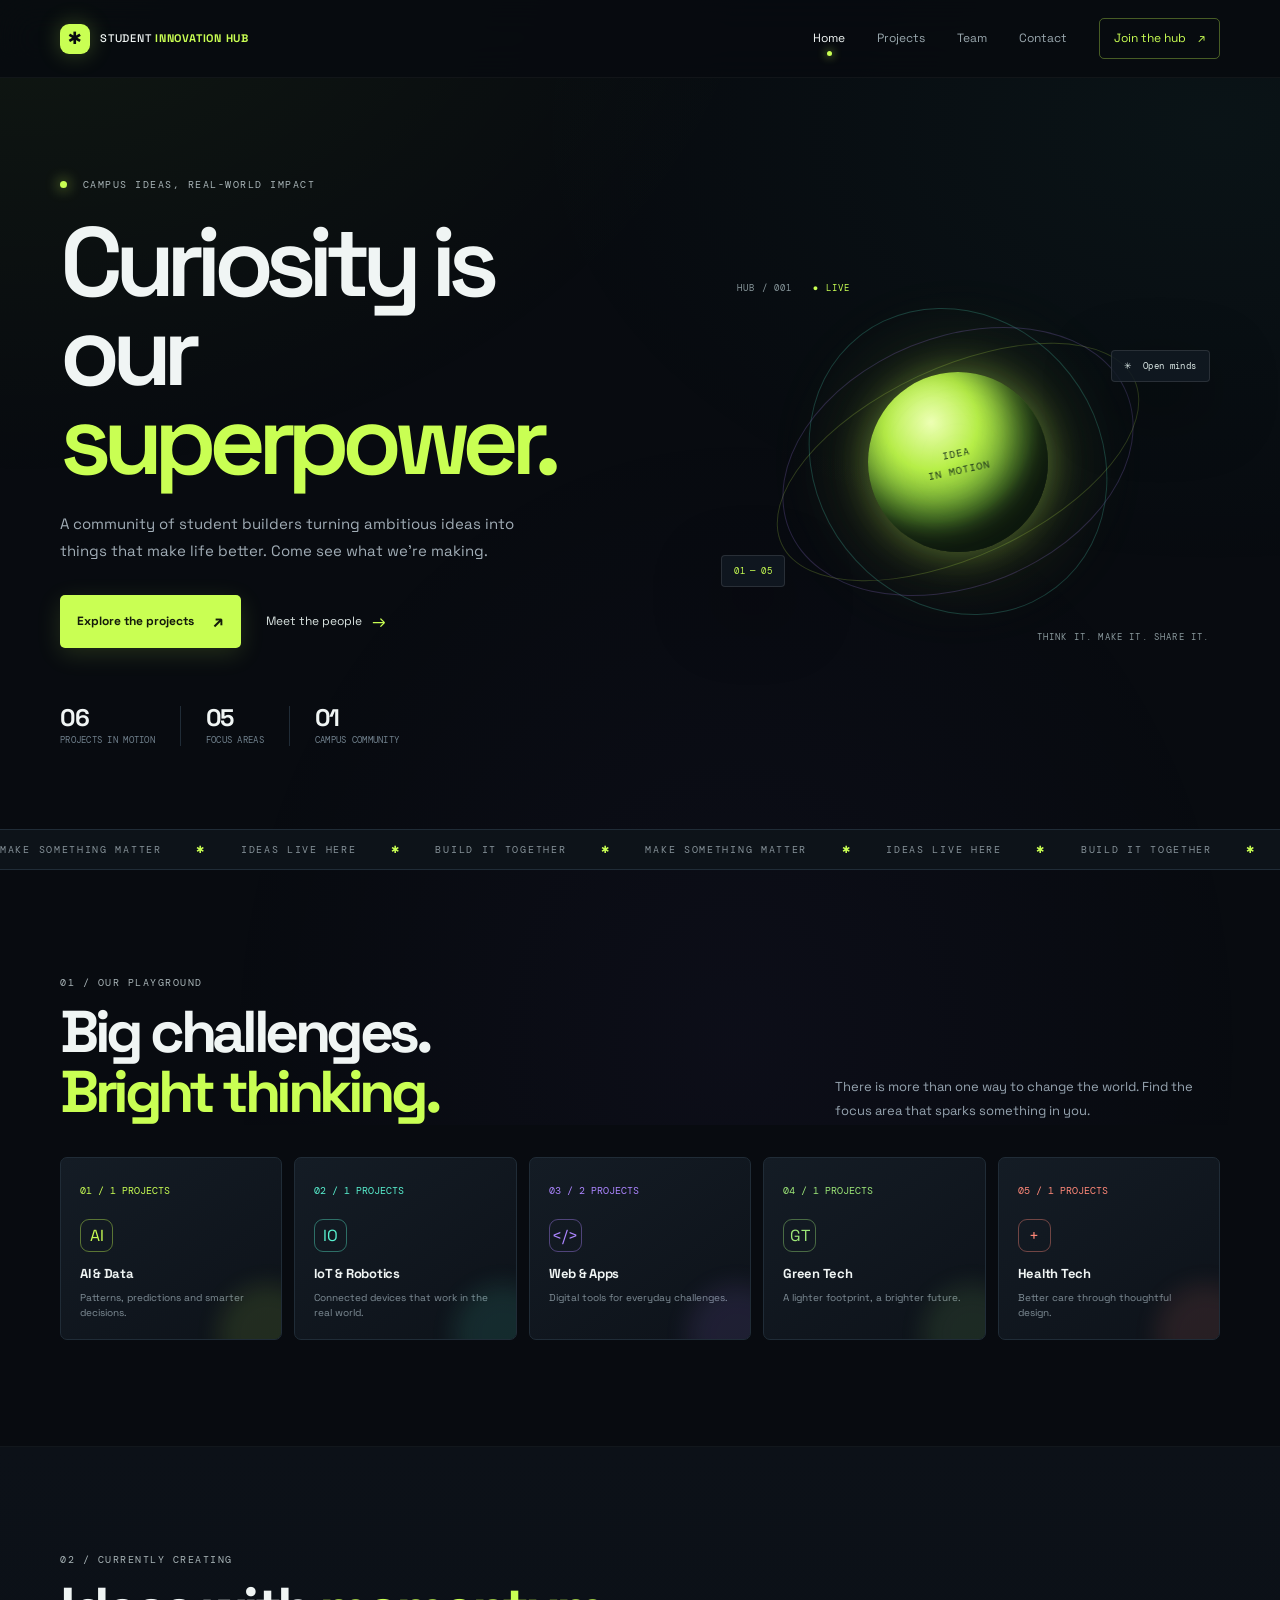
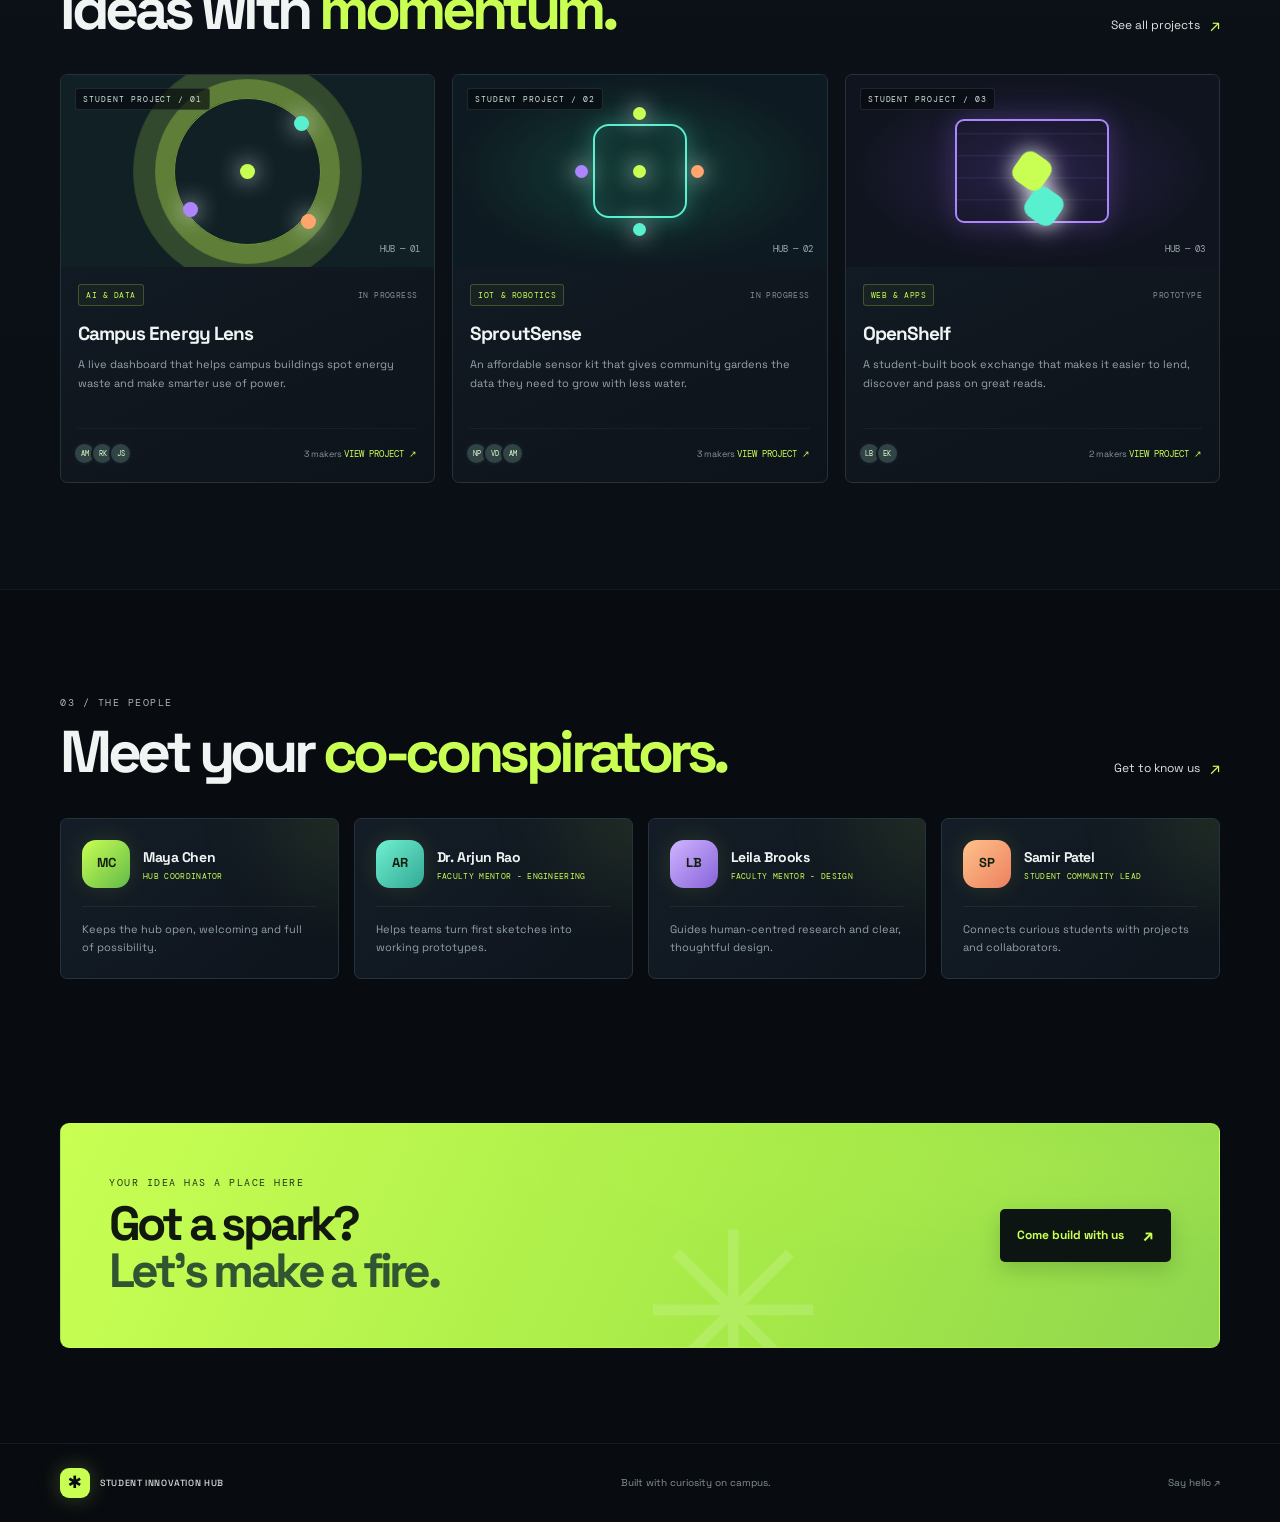
<file: index.html>
<!doctype html>
<html lang="en">
  <head>
    <meta charset="utf-8">
    <meta name="viewport" content="width=device-width, initial-scale=1">
    <meta name="theme-color" content="#0a0d12">
    <meta name="description" content="Discover the student teams building ideas into real-world impact at the Student Innovation Hub.">
    <title>Student Innovation Hub | Make what matters</title>
    <link rel="preconnect" href="https://fonts.googleapis.com">
    <link rel="preconnect" href="https://fonts.gstatic.com" crossorigin>
    <link href="https://fonts.googleapis.com/css2?family=DM+Mono:wght@400;500&family=Space+Grotesk:wght@400;500;600;700&display=swap" rel="stylesheet">
    <link rel="stylesheet" href="style.css">
    <script src="web.js" defer></script>
  </head>
  <body data-page="home">
    <header class="topbar">
      <nav class="wrap nav" aria-label="Main navigation">
        <a class="brand" href="index.html">
          <span class="brand-mark">&#10033;</span>
          <span>STUDENT <b>INNOVATION HUB</b></span>
        </a>
        <button class="menu-toggle" aria-expanded="false" aria-controls="nav-links" type="button">
          <span></span>
          <span></span>
          <span></span>
          <i class="sr-only">Toggle menu</i>
        </button>
        <div class="nav-links" id="nav-links">
          <a class="active" href="index.html">Home</a>
          <a href="projects.html">Projects</a>
          <a href="team.html">Team</a>
          <a href="contact.html">Contact</a>
          <a href="contact.html" class="nav-cta">Join the hub <span>&#8599;</span></a>
        </div>
      </nav>
    </header>
    <main>
      <section class="hero wrap">
        <div class="hero-copy">
          <div class="eyebrow"><i></i> CAMPUS IDEAS, REAL-WORLD IMPACT
          </div>
          <h1>Curiosity is<br>our <span>superpower.</span>
          </h1>
          <p>A community of student builders turning ambitious ideas into things that make life better. Come see what we're making.
          </p>
          <div class="hero-actions"><a class="button primary" href="projects.html">Explore the projects <span>↗</span></a><a class="text-link" href="team.html">Meet the people <span>→</span></a>
          </div>
          <div class="hero-stats">
            <div><b id="project-count">06</b><span>Projects in motion</span>
            </div>
            <div><b>05</b><span>Focus areas</span>
            </div>
            <div><b>01</b><span>Campus community</span>
            </div>
          </div>
        </div>
        <div class="hero-visual" aria-label="Abstract glowing innovation sculpture">
          <div class="orbit orbit-one">
          </div>
          <div class="orbit orbit-two">
          </div>
          <div class="orbit orbit-three">
          </div>
          <div class="orb-core"><span>IDEA<br>IN MOTION</span>
          </div>
          <div class="visual-label label-top">HUB / 001 <span>● LIVE</span>
          </div>
          <div class="visual-label label-bottom">THINK IT. MAKE IT. SHARE IT.
          </div>
          <div class="float-chip chip-a">✳&nbsp; Open minds
          </div>
          <div class="float-chip chip-b">01 — 05
          </div>
        </div>
      </section>
      <section class="ticker" aria-label="Hub motto">
        <div class="ticker-track">
          <span>
            MAKE SOMETHING MATTER <i>&#10033;</i> IDEAS LIVE HERE <i>&#10033;</i>
            BUILD IT TOGETHER <i>&#10033;</i> MAKE SOMETHING MATTER <i>&#10033;</i>
            IDEAS LIVE HERE <i>&#10033;</i> BUILD IT TOGETHER <i>&#10033;</i>
          </span>
          <span aria-hidden="true">
            MAKE SOMETHING MATTER <i>&#10033;</i> IDEAS LIVE HERE <i>&#10033;</i>
            BUILD IT TOGETHER <i>&#10033;</i> MAKE SOMETHING MATTER <i>&#10033;</i>
            IDEAS LIVE HERE <i>&#10033;</i> BUILD IT TOGETHER <i>&#10033;</i>
          </span>
        </div>
      </section>
      <section class="section wrap" id="focus">
        <div class="section-head reveal">
          <div>
            <div class="eyebrow">01 / OUR PLAYGROUND
            </div>
            <h2>Big challenges.<br><span>Bright thinking.</span>
            </h2>
          </div>
          <p>There is more than one way to change the world. Find the focus area that sparks something in you.
          </p>
        </div>
        <div class="focus-grid" id="category-grid" data-load-target>
        </div>
      </section>
      <section class="section projects-band">
        <div class="wrap">
          <div class="section-head reveal">
            <div>
              <div class="eyebrow">02 / CURRENTLY CREATING
              </div>
              <h2>Ideas with <span>momentum.</span>
              </h2>
            </div><a class="text-link" href="projects.html">See all projects <span>↗</span></a>
          </div>
          <div class="project-grid featured-grid" id="featured-projects" data-load-target>
            <div class="loading">Loading student projects...
            </div>
          </div>
        </div>
      </section>
      <section class="section wrap home-team">
        <div class="section-head reveal">
          <div>
            <div class="eyebrow">03 / THE PEOPLE
            </div>
            <h2>Meet your <span>co-conspirators.</span>
            </h2>
          </div><a class="text-link" href="team.html">Get to know us <span>↗</span></a>
        </div>
        <div class="team-grid compact-team" id="featured-team" data-load-target>
        </div>
      </section>
      <section class="cta-panel wrap reveal">
        <div>
          <div class="eyebrow">YOUR IDEA HAS A PLACE HERE
          </div>
          <h2>Got a spark?<br><span>Let's make a fire.</span>
          </h2>
        </div><a class="button dark-button" href="contact.html">Come build with us <span>↗</span></a>
        <div class="cta-spark">✳
        </div>
      </section>
    </main>
    <footer class="footer">
      <div class="wrap footer-inner">
        <a class="brand" href="index.html">
          <span class="brand-mark">&#10033;</span>
          <span>STUDENT INNOVATION HUB</span>
        </a>
        <span>Built with curiosity on campus.</span>
        <a href="contact.html">Say hello ↗</a>
      </div>
    </footer>
  </body>
</html>
</file>
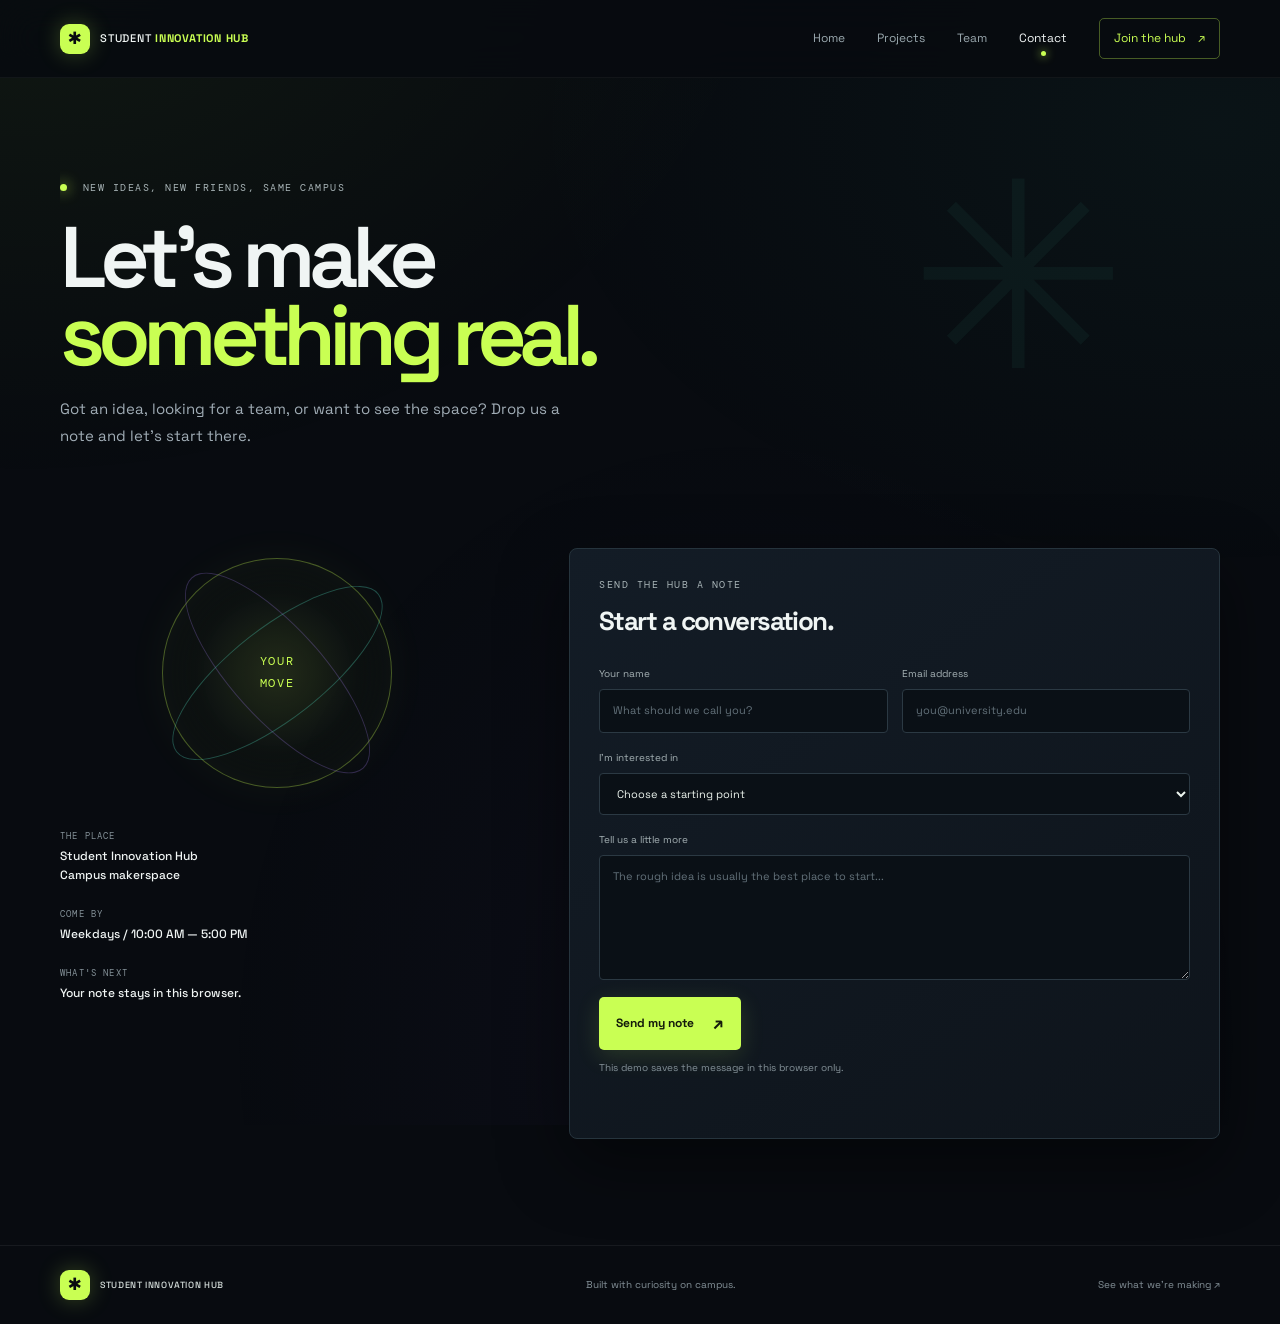
<file: contact.html>
<!doctype html>
<html lang="en">
  <head>
    <meta charset="utf-8">
    <meta name="viewport" content="width=device-width, initial-scale=1">
    <meta name="theme-color" content="#0a0d12">
    <meta name="description" content="Get in touch with the Student Innovation Hub or bring your project idea.">
    <title>Get Involved | Student Innovation Hub</title>
    <link rel="preconnect" href="https://fonts.googleapis.com">
    <link rel="preconnect" href="https://fonts.gstatic.com" crossorigin>
    <link href="https://fonts.googleapis.com/css2?family=DM+Mono:wght@400;500&family=Space+Grotesk:wght@400;500;600;700&display=swap" rel="stylesheet">
    <link rel="stylesheet" href="style.css">
    <script src="web.js" defer></script>
  </head>
  <body data-page="contact">
    <header class="topbar">
      <nav class="wrap nav" aria-label="Main navigation">
        <a class="brand" href="index.html">
          <span class="brand-mark">&#10033;</span>
          <span>STUDENT <b>INNOVATION HUB</b></span>
        </a>
        <button class="menu-toggle" aria-expanded="false" aria-controls="nav-links" type="button">
          <span></span>
          <span></span>
          <span></span>
          <i class="sr-only">Toggle menu</i>
        </button>
        <div class="nav-links" id="nav-links">
          <a href="index.html">Home</a>
          <a href="projects.html">Projects</a>
          <a href="team.html">Team</a>
          <a class="active" href="contact.html">Contact</a>
          <a href="contact.html" class="nav-cta">Join the hub <span>&#8599;</span></a>
        </div>
      </nav>
    </header>
    <main>
      <section class="page-hero wrap contact-page-hero">
        <div class="eyebrow"><i></i> NEW IDEAS, NEW FRIENDS, SAME CAMPUS
        </div>
        <h1>Let's make<br><span>something real.</span>
        </h1>
        <p>Got an idea, looking for a team, or want to see the space? Drop us a note and let's start there.
        </p>
      </section>
      <section class="section wrap contact-layout">
        <div class="contact-side">
          <div class="contact-orb"><span>YOUR<br>MOVE</span>
          </div>
          <div class="detail-list">
            <div><span>THE PLACE</span><b>Student Innovation Hub<br>Campus makerspace</b>
            </div>
            <div><span>COME BY</span><b>Weekdays / 10:00 AM — 5:00 PM</b>
            </div>
            <div><span>WHAT'S NEXT</span><b>Your note stays in this browser.</b>
            </div>
          </div>
        </div>
        <form class="contact-form" id="contact-form">
          <div class="eyebrow">SEND THE HUB A NOTE
          </div>
          <h2>Start a conversation.
          </h2>
          <div class="form-row">
            <div class="field">
              <label for="name">Your name</label>
              <input id="name" name="name" autocomplete="name" required maxlength="100" placeholder="What should we call you?">
            </div>
            <div class="field">
              <label for="email">Email address</label>
              <input id="email" name="email" type="email" autocomplete="email" required maxlength="254" placeholder="you@university.edu">
            </div>
          </div>
          <div class="field">
            <label for="interest">I'm interested in</label>
            <select id="interest" name="interest">
              <option value="">Choose a starting point</option>
              <option>Joining a project</option>
              <option>Sharing a new idea</option>
              <option>Mentoring a team</option>
              <option>Visiting the hub</option>
              <option>Something else</option>
            </select>
          </div>
          <div class="field">
            <label for="message">Tell us a little more</label>
            <textarea id="message" name="message" required maxlength="3000" placeholder="The rough idea is usually the best place to start..."></textarea>
          </div>
          <button class="button primary" type="submit">Send my note <span>&#8599;</span></button>
          <p class="storage-note">This demo saves the message in this browser only.</p>
          <p class="form-feedback" id="form-feedback" role="status" aria-live="polite">
          </p>
        </form>
      </section>
    </main>
    <footer class="footer">
      <div class="wrap footer-inner">
        <a class="brand" href="index.html">
          <span class="brand-mark">&#10033;</span>
          <span>STUDENT INNOVATION HUB</span>
        </a>
        <span>Built with curiosity on campus.</span>
        <a href="projects.html">See what we're making ↗</a>
      </div>
    </footer>
  </body>
</html>
</file>
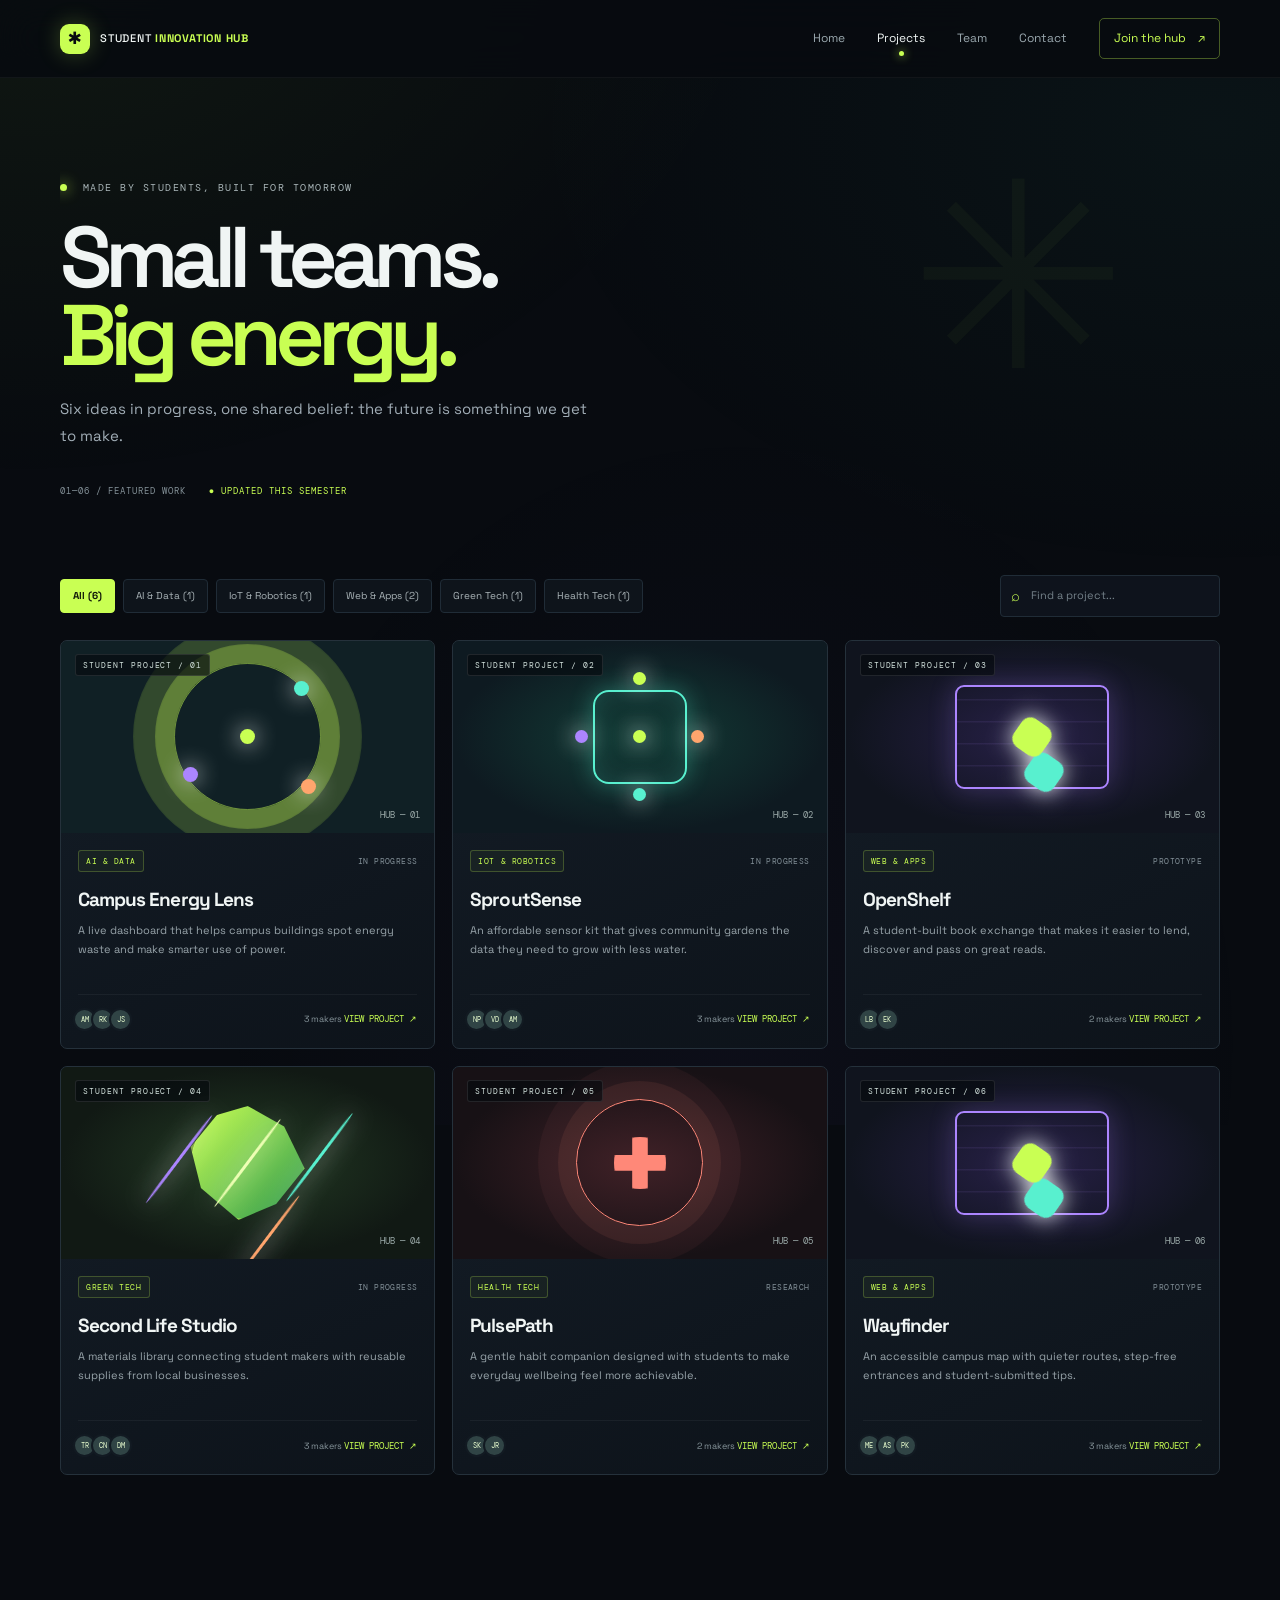
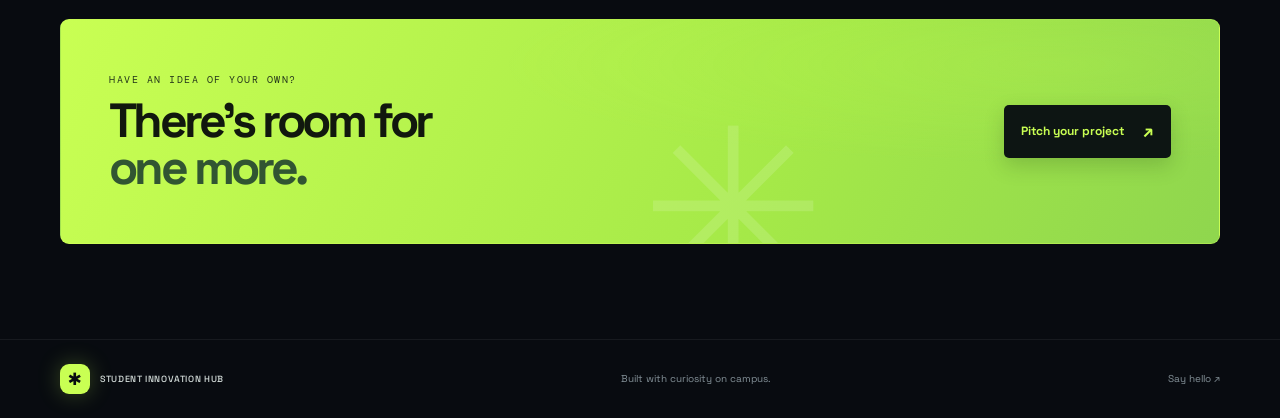
<file: projects.html>
<!doctype html>
<html lang="en">
  <head>
    <meta charset="utf-8">
    <meta name="viewport" content="width=device-width, initial-scale=1">
    <meta name="theme-color" content="#0a0d12">
    <meta name="description" content="Explore student-led projects at the Student Innovation Hub.">
    <title>Projects | Student Innovation Hub</title>
    <link rel="preconnect" href="https://fonts.googleapis.com">
    <link rel="preconnect" href="https://fonts.gstatic.com" crossorigin>
    <link href="https://fonts.googleapis.com/css2?family=DM+Mono:wght@400;500&family=Space+Grotesk:wght@400;500;600;700&display=swap" rel="stylesheet">
    <link rel="stylesheet" href="style.css">
    <script src="web.js" defer></script>
  </head>
  <body data-page="projects">
    <header class="topbar">
      <nav class="wrap nav" aria-label="Main navigation">
        <a class="brand" href="index.html">
          <span class="brand-mark">&#10033;</span>
          <span>STUDENT <b>INNOVATION HUB</b></span>
        </a>
        <button class="menu-toggle" aria-expanded="false" aria-controls="nav-links" type="button">
          <span></span>
          <span></span>
          <span></span>
          <i class="sr-only">Toggle menu</i>
        </button>
        <div class="nav-links" id="nav-links">
          <a href="index.html">Home</a>
          <a class="active" href="projects.html">Projects</a>
          <a href="team.html">Team</a>
          <a href="contact.html">Contact</a>
          <a href="contact.html" class="nav-cta">Join the hub <span>&#8599;</span></a>
        </div>
      </nav>
    </header>
    <main>
      <section class="page-hero wrap">
        <div class="eyebrow"><i></i> MADE BY STUDENTS, BUILT FOR TOMORROW
        </div>
        <h1>Small teams.<br><span>Big energy.</span>
        </h1>
        <p>Six ideas in progress, one shared belief: the future is something we get to make.
        </p>
        <div class="page-hero-meta"><span>01—06 / FEATURED WORK</span><span class="live-dot">● UPDATED THIS SEMESTER</span>
        </div>
      </section>
      <section class="section wrap projects-page">
        <div class="project-toolbar">
          <div id="filters" class="filter-bar" aria-label="Filter projects by category" data-load-target>
          </div><label class="search-box"><span>⌕</span><input id="project-search" type="search" placeholder="Find a project..." aria-label="Search projects"></label>
        </div>
        <div class="project-grid all-projects" id="project-grid" data-load-target>
          <div class="loading">Loading student projects...
          </div>
        </div>
      </section>
      <section class="cta-panel wrap reveal">
        <div>
          <div class="eyebrow">HAVE AN IDEA OF YOUR OWN?
          </div>
          <h2>There's room for<br><span>one more.</span>
          </h2>
        </div><a class="button dark-button" href="contact.html">Pitch your project <span>↗</span></a>
        <div class="cta-spark">✳
        </div>
      </section>
    </main>
    <footer class="footer">
      <div class="wrap footer-inner">
        <a class="brand" href="index.html">
          <span class="brand-mark">&#10033;</span>
          <span>STUDENT INNOVATION HUB</span>
        </a>
        <span>Built with curiosity on campus.</span>
        <a href="contact.html">Say hello ↗</a>
      </div>
    </footer>
  </body>
</html>
</file>
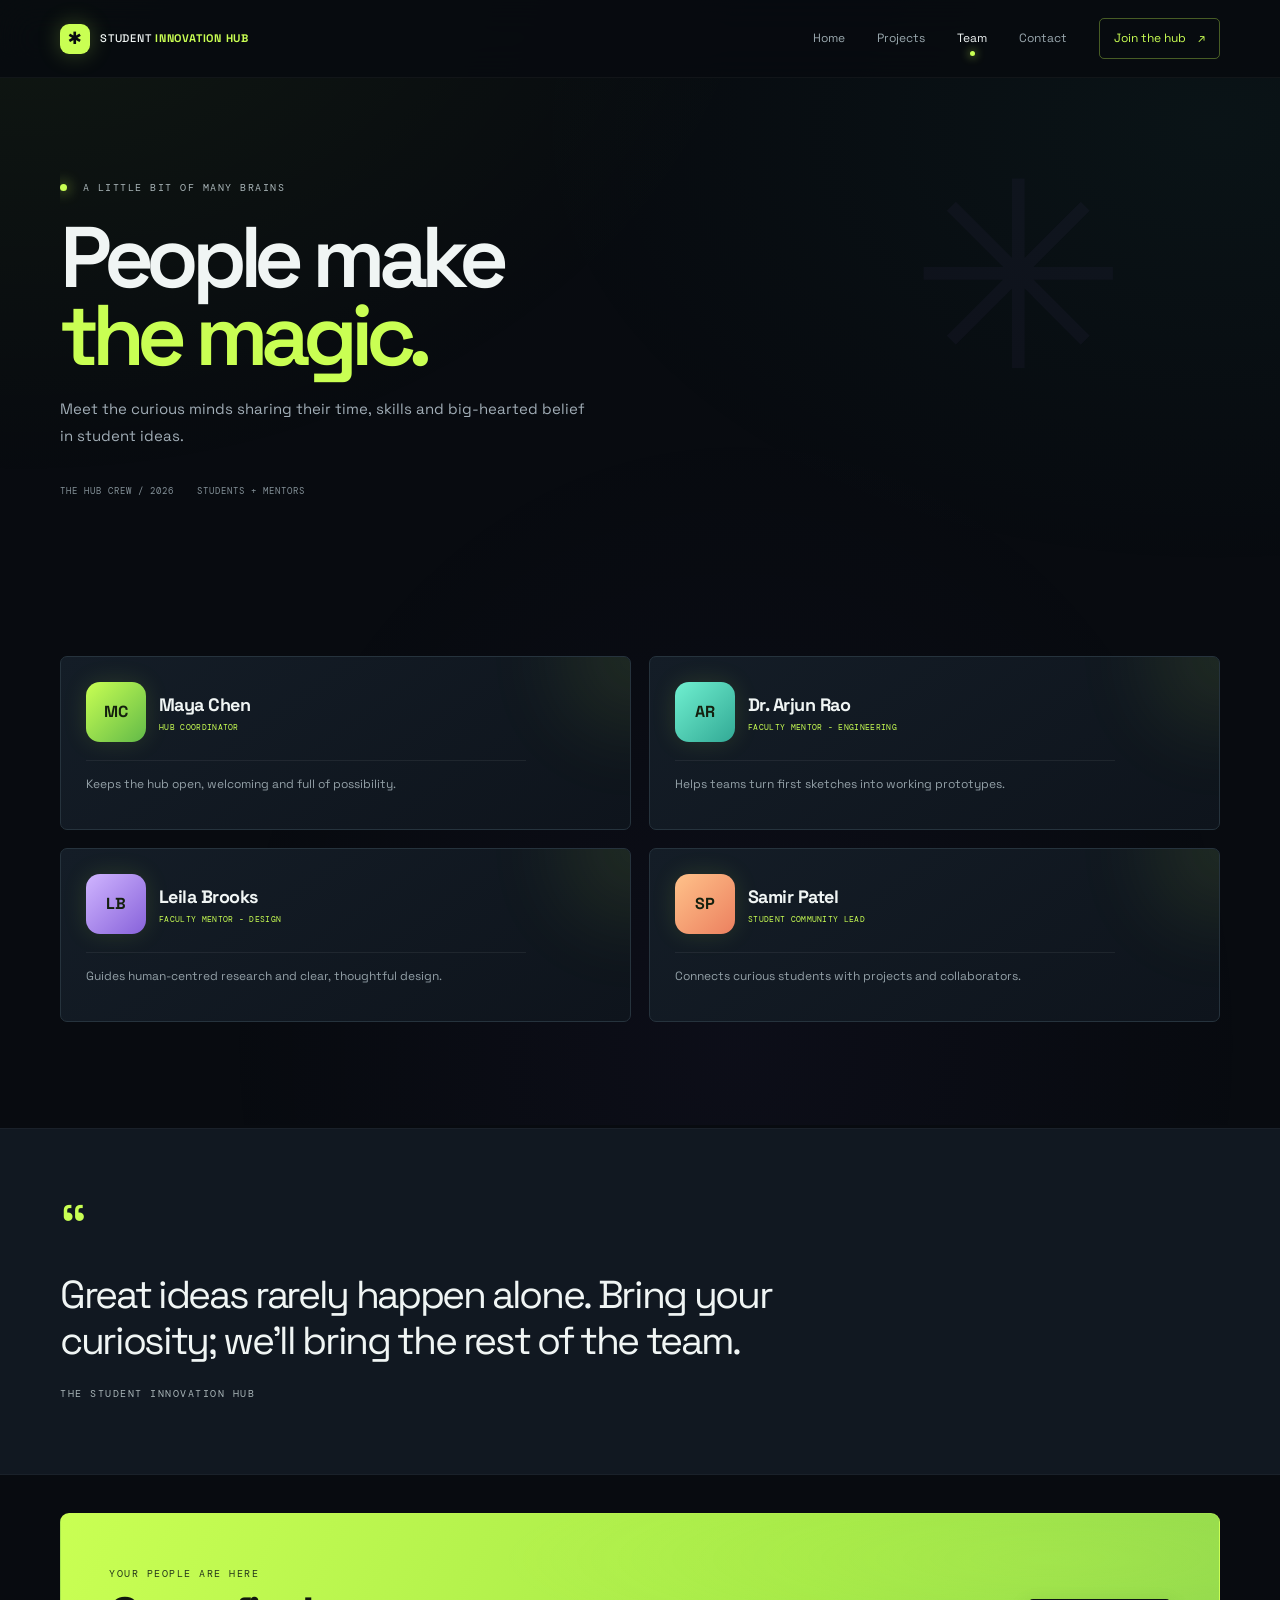
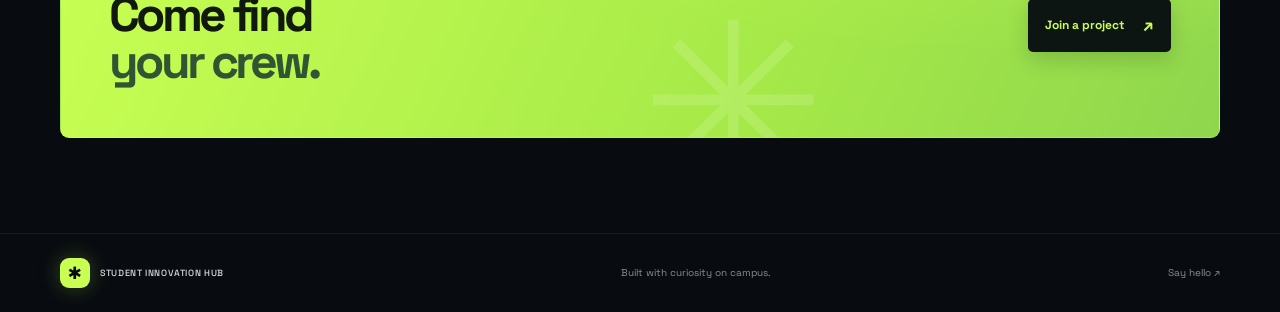
<file: team.html>
<!doctype html>
<html lang="en">
  <head>
    <meta charset="utf-8">
    <meta name="viewport" content="width=device-width, initial-scale=1">
    <meta name="theme-color" content="#0a0d12">
    <meta name="description" content="Meet the students and mentors behind the Student Innovation Hub.">
    <title>Our Team | Student Innovation Hub</title>
    <link rel="preconnect" href="https://fonts.googleapis.com">
    <link rel="preconnect" href="https://fonts.gstatic.com" crossorigin>
    <link href="https://fonts.googleapis.com/css2?family=DM+Mono:wght@400;500&family=Space+Grotesk:wght@400;500;600;700&display=swap" rel="stylesheet">
    <link rel="stylesheet" href="style.css">
    <script src="web.js" defer></script>
  </head>
  <body data-page="team">
    <header class="topbar">
      <nav class="wrap nav" aria-label="Main navigation">
        <a class="brand" href="index.html">
          <span class="brand-mark">&#10033;</span>
          <span>STUDENT <b>INNOVATION HUB</b></span>
        </a>
        <button class="menu-toggle" aria-expanded="false" aria-controls="nav-links" type="button">
          <span></span>
          <span></span>
          <span></span>
          <i class="sr-only">Toggle menu</i>
        </button>
        <div class="nav-links" id="nav-links">
          <a href="index.html">Home</a>
          <a href="projects.html">Projects</a>
          <a class="active" href="team.html">Team</a>
          <a href="contact.html">Contact</a>
          <a href="contact.html" class="nav-cta">Join the hub <span>&#8599;</span></a>
        </div>
      </nav>
    </header>
    <main>
      <section class="page-hero wrap team-page-hero">
        <div class="eyebrow"><i></i> A LITTLE BIT OF MANY BRAINS
        </div>
        <h1>People make<br><span>the magic.</span>
        </h1>
        <p>Meet the curious minds sharing their time, skills and big-hearted belief in student ideas.
        </p>
        <div class="page-hero-meta"><span>THE HUB CREW / 2026</span><span>STUDENTS + MENTORS</span>
        </div>
      </section>
      <section class="section wrap">
        <div class="team-grid full-team" id="team-grid" data-load-target>
          <div class="loading">Loading the hub crew...
          </div>
        </div>
      </section>
      <section class="quote-band">
        <div class="wrap"><span class="quote-mark">“</span>
          <blockquote>Great ideas rarely happen alone. Bring your curiosity; we'll bring the rest of the team.
          </blockquote>
          <div class="eyebrow">THE STUDENT INNOVATION HUB
          </div>
        </div>
      </section>
      <section class="cta-panel wrap reveal">
        <div>
          <div class="eyebrow">YOUR PEOPLE ARE HERE
          </div>
          <h2>Come find<br><span>your crew.</span>
          </h2>
        </div><a class="button dark-button" href="contact.html">Join a project <span>↗</span></a>
        <div class="cta-spark">✳
        </div>
      </section>
    </main>
    <footer class="footer">
      <div class="wrap footer-inner">
        <a class="brand" href="index.html">
          <span class="brand-mark">&#10033;</span>
          <span>STUDENT INNOVATION HUB</span>
        </a>
        <span>Built with curiosity on campus.</span>
        <a href="contact.html">Say hello ↗</a>
      </div>
    </footer>
  </body>
</html>
</file>
<file: style.css>
:root {
  color-scheme: dark;
  --bg: #080b10;
  --surface: #0e131c;
  --card: #111923;
  --card-hi: #151f2b;
  --ink: #f0f5f4;
  --muted: #96a4b0;
  --line: #202c37;
  --lime: #c9ff53;
  --cyan: #58f0cf;
  --violet: #ac85ff;
  --orange: #ffa56d;
  --mono: 'DM Mono', monospace;
  --sans: 'Space Grotesk', system-ui, sans-serif;
  --shadow: 0 24px 70px #0007;
}

/* Base styles and accessible focus states */
* {
  box-sizing: border-box;
}

html {
  scroll-behavior: smooth;
  scroll-padding-top: 88px;
}

body {
  isolation: isolate;
  margin: 0;
  background: var(--bg);
  color: var(--ink);
  font: 15px/1.6 var(--sans);
  overflow-x: hidden;
}

body:before {
  position: fixed;
  content: "";
  inset: -25%;
  z-index: -1;
  pointer-events: none;
  background: radial-gradient(ellipse at 18% 9%, #a4fa3810, transparent 34%), radial-gradient(ellipse at 80% 26%, #46dcb20b, transparent 32%), radial-gradient(ellipse at 55% 94%, #8c62ef0a, transparent 35%);
  animation: ambient 18s ease-in-out infinite alternate;
}

a {
  color: inherit;
  text-decoration: none;
}

button, input, textarea, select {
  font: inherit;
}

button, a {
  -webkit-tap-highlight-color: transparent;
}

button:focus-visible, a:focus-visible, input:focus-visible, textarea:focus-visible, select:focus-visible {
  outline: 2px solid var(--lime);
  outline-offset: 4px;
}

.wrap {
  width: min(1160px, calc(100% - 48px));
  margin-inline: auto;
}

.sr-only {
  position: absolute;
  width: 1px;
  height: 1px;
  overflow: hidden;
  clip: rect(0, 0, 0, 0);
  white-space: nowrap;
}

.eyebrow {
  font: 10px var(--mono);
  letter-spacing: .15em;
  color: #a8b4b7;
  text-transform: uppercase;
}

.eyebrow i, .live-dot {
  color: var(--lime);
}

.eyebrow i {
  display: inline-block;
  width: 7px;
  height: 7px;
  margin-right: 8px;
  border-radius: 50%;
  background: var(--lime);
  box-shadow: 0 0 14px var(--lime);
  animation: blink 2s infinite;
}

.mono {
  font: 9px var(--mono);
  letter-spacing: .1em;
  color: var(--muted);
  text-transform: uppercase;
}

/* Shared site header and navigation */
 .topbar {
  height: 78px;
  position: sticky;
  top: 0;
  z-index: 10;
  background: #080b10dc;
  border-bottom: 1px solid #ffffff0b;
  backdrop-filter: blur(18px);
}

.nav {
  height: 100%;
  display: flex;
  align-items: center;
  justify-content: space-between;
}

.brand {
  display: inline-flex;
  align-items: center;
  gap: 10px;
  font-size: 11px;
  font-weight: 500;
  letter-spacing: .07em;
}

.brand b {
  font-weight: 700;
  color: var(--lime);
}

.brand-mark {
  display: grid;
  place-items: center;
  width: 30px;
  height: 30px;
  color: var(--bg);
  background: var(--lime);
  border-radius: 9px;
  font-size: 17px;
  box-shadow: 0 0 22px #c9ff5340;
  transition: transform .35s;
}

.brand:hover .brand-mark {
  transform: rotate(45deg);
}

.nav-links {
  display: flex;
  align-items: center;
  gap: 32px;
  color: #9aa8ae;
  font-size: 12px;
}

.nav-links>a:not(.nav-cta) {
  transition: color .2s;
}

.nav-links>a:hover, .nav-links>a.active {
  color: var(--ink);
}

.nav-links>a.active:after {
  content: "";
  display: block;
  width: 5px;
  height: 5px;
  border-radius: 50%;
  margin: 3px auto -8px;
  background: var(--lime);
  box-shadow: 0 0 10px var(--lime);
}

.nav-cta {
  padding: 10px 14px;
  border: 1px solid #c9ff5355;
  border-radius: 5px;
  color: var(--lime);
  transition: background .2s, box-shadow .2s, transform .2s;
}

.nav-cta:hover {
  background: #c9ff5313;
  box-shadow: 0 0 24px #c9ff5315;
  transform: translateY(-2px);
}

.nav-cta span {
  margin-left: 9px;
}

.menu-toggle {
  display: none;
}

/* Landing page hero and animated illustration */
.hero {
  min-height: 650px;
  padding: 100px 0 83px;
  display: grid;
  grid-template-columns: 1.05fr .95fr;
  gap: 55px;
  align-items: center;
}

.hero-copy {
  position: relative;
  z-index: 1;
}

.hero h1, .page-hero h1 {
  font-size: clamp(58px, 8vw, 98px);
  letter-spacing: -.085em;
  line-height: .91;
  margin: 27px 0 24px;
  font-weight: 600;
}

.hero h1 span, .page-hero h1 span, .section-head h2 span, .cta-panel h2 span {
  color: var(--lime);
}

.hero-copy>p, .page-hero>p {
  max-width: 485px;
  color: #a1adb6;
  font-size: 15px;
  line-height: 1.8;
}

.hero-actions {
  display: flex;
  align-items: center;
  gap: 25px;
  margin-top: 31px;
}

.button {
  display: inline-flex;
  align-items: center;
  justify-content: center;
  gap: 19px;
  border: 0;
  border-radius: 5px;
  padding: 13px 17px;
  font-size: 12px;
  font-weight: 700;
  cursor: pointer;
  transition: transform .25s, box-shadow .25s, background .25s, color .25s;
}

.button span {
  font-size: 17px;
  transition: transform .25s;
}

.button:hover span {
  transform: translate(3px, -3px);
}

.button.primary {
  background: var(--lime);
  color: #141b0b;
  box-shadow: 0 6px 24px #c9ff5324;
}

.button.primary:hover {
  transform: translateY(-3px);
  box-shadow: 0 12px 32px #c9ff5340;
}

.text-link {
  display: inline-flex;
  align-items: center;
  gap: 10px;
  font-size: 12px;
  color: #dbe5e2;
  transition: color .2s;
}

.text-link span {
  color: var(--lime);
  font-size: 17px;
  transition: transform .2s;
}

.text-link:hover {
  color: var(--lime);
}

.text-link:hover span {
  transform: translate(3px, -3px);
}

.hero-stats {
  display: flex;
  gap: 25px;
  margin-top: 58px;
}

.hero-stats>div {
  display: grid;
  gap: 4px;
  padding-right: 25px;
  border-right: 1px solid var(--line);
}

.hero-stats>div:last-child {
  border: 0;
}

.hero-stats b {
  font-size: 24px;
  line-height: 1;
  color: var(--ink);
  letter-spacing: -.06em;
}

.hero-stats span {
  font: 9px var(--mono);
  letter-spacing: .03em;
  color: #71818d;
  text-transform: uppercase;
}

.hero-visual {
  height: 430px;
  position: relative;
  display: grid;
  place-items: center;
  isolation: isolate;
}

.hero-visual:before {
  content: "";
  position: absolute;
  inset: 14%;
  border-radius: 50%;
  background: radial-gradient(circle, #c9ff5314, transparent 66%);
  filter: blur(22px);
  animation: pulse-glow 5s ease-in-out infinite;
}

.orbit {
  position: absolute;
  border: 1px solid #caff5333;
  border-radius: 50%;
  transform: rotate(-25deg);
}

.orbit-one {
  width: 390px;
  height: 190px;
  animation: orbit-spin 18s linear infinite;
}

.orbit-two {
  width: 320px;
  height: 285px;
  border-color: #58f0cf36;
  transform: rotate(52deg);
  animation: orbit-spin 23s linear infinite reverse;
}

.orbit-three {
  width: 250px;
  height: 365px;
  border-color: #ac85ff35;
  transform: rotate(68deg);
  animation: orbit-spin 28s linear infinite;
}

.orb-core {
  width: 180px;
  height: 180px;
  border-radius: 50%;
  display: grid;
  place-items: center;
  text-align: center;
  background: radial-gradient(circle at 35% 28%, #efffba, #b6ee48 27%, #5d992f 57%, #132516 74%);
  color: #173018;
  box-shadow: 0 0 36px #c9ff535e, 0 0 110px #c9ff5325, inset -24px -28px 42px #07100b;
  animation: core-float 5s ease-in-out infinite;
}

.orb-core span {
  font: 10px/1.7 var(--mono);
  letter-spacing: .1em;
  transform: rotate(-12deg);
}

.visual-label {
  position: absolute;
  color: #8a999d;
  font: 9px var(--mono);
  letter-spacing: .13em;
}

.visual-label span {
  color: var(--lime);
  margin-left: 14px;
}

.label-top {
  top: 35px;
  left: 8%;
}

.label-bottom {
  bottom: 34px;
  right: 2%;
}

.float-chip {
  position: absolute;
  padding: 9px 12px;
  border: 1px solid #ffffff1b;
  border-radius: 4px;
  background: #111923d9;
  color: #dce9e6;
  font: 9px var(--mono);
  letter-spacing: .04em;
  box-shadow: var(--shadow);
  animation: chip-float 4s ease-in-out infinite;
}

.chip-a {
  top: 24%;
  right: 2%;
}

.chip-b {
  left: 5%;
  bottom: 21%;
  color: var(--lime);
  animation-delay: -2s;
}

/* Scrolling hub tagline */
.ticker {
  overflow: hidden;
  border-top: 1px solid var(--line);
  border-bottom: 1px solid var(--line);
  background: #0d1319;
}

.ticker-track {
  width: max-content;
  display: flex;
  animation: ticker 32s linear infinite;
}

.ticker-track span {
  padding: 13px 0;
  font: 10px var(--mono);
  letter-spacing: .17em;
  color: #859198;
  white-space: nowrap;
}

.ticker-track i {
  font-style: normal;
  color: var(--lime);
  padding: 0 27px;
}

/* Shared content section headings */
.section {
  padding-top: 106px;
  padding-bottom: 106px;
}

.section-head {
  display: flex;
  justify-content: space-between;
  align-items: end;
  gap: 35px;
  margin-bottom: 35px;
}

.section-head h2 {
  font-size: clamp(35px, 5vw, 59px);
  letter-spacing: -.075em;
  line-height: 1.02;
  margin: 13px 0 0;
}

.section-head>p {
  max-width: 385px;
  color: var(--muted);
  font-size: 13px;
  line-height: 1.8;
  margin: 0;
}

/* Focus area cards */
.focus-grid {
  display: grid;
  grid-template-columns: repeat(5, 1fr);
  gap: 12px;
}

.focus-card {
  min-height: 175px;
  position: relative;
  overflow: hidden;
  padding: 19px;
  border: 1px solid var(--line);
  border-radius: 7px;
  background: linear-gradient(145deg, #141c25, #0d1219);
  transition: transform .3s, border-color .3s, box-shadow .3s;
}

.focus-card:after {
  content: "";
  position: absolute;
  width: 100px;
  height: 100px;
  right: -37px;
  bottom: -45px;
  border-radius: 50%;
  background: var(--accent);
  opacity: .11;
  filter: blur(12px);
  transition: transform .5s, opacity .3s;
}

.focus-card:hover {
  transform: translateY(-6px);
  border-color: color-mix(in srgb, var(--accent) 45%, var(--line));
  box-shadow: 0 17px 38px #0005;
}

.focus-card:hover:after {
  transform: scale(1.7);
  opacity: .22;
}

.focus-num {
  color: var(--accent);
  font: 10px var(--mono);
}

.focus-icon {
  display: grid;
  place-items: center;
  width: 33px;
  height: 33px;
  margin: 18px 0 12px;
  border: 1px solid color-mix(in srgb, var(--accent) 40%, transparent);
  border-radius: 9px;
  color: var(--accent);
  font-size: 16px;
}

.focus-card h3 {
  font-size: 13px;
  margin: 0 0 5px;
  letter-spacing: -.02em;
}

.focus-card p {
  margin: 0;
  color: #7f8d96;
  font-size: 10px;
  line-height: 1.5;
}

/* Project cards and filters */
.projects-band {
  background: linear-gradient(180deg, #0c1118, #0a0f15);
  border-top: 1px solid #ffffff08;
  border-bottom: 1px solid #ffffff08;
}

.project-grid {
  display: grid;
  grid-template-columns: repeat(3, 1fr);
  gap: 17px;
}

.project-card {
  min-width: 0;
  overflow: hidden;
  border: 1px solid #25313b;
  border-radius: 7px;
  background: linear-gradient(155deg, #141d27, #0d131a);
  transition: transform .32s, border-color .32s, box-shadow .32s;
}

.project-card:hover {
  transform: translateY(-7px);
  border-color: #c9ff535c;
  box-shadow: 0 23px 50px #0006;
}

.project-art {
  height: 192px;
  position: relative;
  overflow: hidden;
  display: grid;
  place-items: center;
  background: #102025;
}

.project-art:before, .project-art:after {
  content: "";
  position: absolute;
}

.project-art:before {
  width: 145px;
  height: 145px;
  border: 1px solid #c9ff5380;
  border-radius: 50%;
  box-shadow: 0 0 0 18px #c9ff530a, 0 0 0 19px #c9ff5344, 0 0 0 40px #c9ff5307, 0 0 0 41px #c9ff5329;
  transition: transform .6s;
}

.project-art:after {
  width: 15px;
  height: 15px;
  border-radius: 50%;
  background: var(--lime);
  box-shadow: 54px -48px var(--cyan), -57px 38px var(--violet), 61px 50px var(--orange);
  filter: drop-shadow(0 0 11px currentColor);
}

.project-card:hover .project-art:before {
  transform: rotate(32deg) scale(1.12);
}

.project-art.iot {
  background: radial-gradient(ellipse at center, #133d37, #0e1a21 70%);
}

.project-art.iot:before {
  width: 90px;
  height: 90px;
  border: 2px solid var(--cyan);
  border-radius: 16px;
  box-shadow: 0 0 24px #58f0cf55, inset 0 0 25px #58f0cf2b;
}

.project-art.iot:after {
  width: 13px;
  height: 13px;
  background: var(--lime);
  box-shadow: 58px 0 var(--orange), -58px 0 var(--violet), 0 58px var(--cyan), 0 -58px var(--lime);
}

.project-art.web {
  background: radial-gradient(ellipse at center, #272047, #10141e 70%);
}

.project-art.web:before {
  width: 150px;
  height: 100px;
  border: 2px solid #ac85ff;
  border-radius: 9px;
  background: repeating-linear-gradient(0deg, transparent 0 20px, #ac85ff17 21px 22px);
  box-shadow: 0 0 27px #ac85ff3d;
}

.project-art.web:after {
  width: 34px;
  height: 34px;
  background: var(--lime);
  border-radius: 10px;
  transform: rotate(35deg);
  box-shadow: 30px 22px 0 var(--cyan);
}

.project-art.green {
  background: radial-gradient(ellipse at center, #233b24, #111914 70%);
}

.project-art.green:before {
  width: 112px;
  height: 112px;
  background: linear-gradient(135deg, #c9ff53, #2c984e);
  clip-path: polygon(50% 0, 82% 18%, 100% 55%, 75% 86%, 42% 100%, 9% 72%, 0 36%, 23% 8%);
  filter: drop-shadow(0 0 17px #c9ff5359);
}

.project-art.green:after {
  width: 3px;
  height: 110px;
  background: #efffb5;
  transform: rotate(37deg);
}

.project-art.health {
  background: radial-gradient(ellipse at center, #402127, #171115 70%);
}

.project-art.health:before {
  width: 125px;
  height: 125px;
  border: 1px solid #ff8878;
  border-radius: 50%;
  box-shadow: 0 0 0 18px #ff887814, 0 0 0 38px #ff88780c;
}

.project-art.health:after {
  width: 52px;
  height: 52px;
  background: #ff8878;
  clip-path: polygon(35% 0, 65% 0, 65% 35%, 100% 35%, 100% 65%, 65% 65%, 65% 100%, 35% 100%, 35% 65%, 0 65%, 0 35%, 35% 35%);
  filter: drop-shadow(0 0 12px #ff8878);
}

.art-stamp {
  position: absolute;
  top: 13px;
  left: 14px;
  font: 8px var(--mono);
  letter-spacing: .12em;
  color: #d4e3de;
  padding: 5px 7px;
  background: #070b10ab;
  border: 1px solid #ffffff19;
  border-radius: 3px;
}

.art-num {
  position: absolute;
  right: 14px;
  bottom: 12px;
  color: #9aa9a8;
  font: 9px var(--mono);
}

.project-info {
  padding: 17px;
}

.project-meta {
  display: flex;
  align-items: center;
  justify-content: space-between;
  gap: 8px;
}

.tag {
  padding: 5px 7px;
  border: 1px solid #c9ff533a;
  border-radius: 3px;
  background: #c9ff530a;
  color: var(--lime);
  font: 8px var(--mono);
  letter-spacing: .07em;
  text-transform: uppercase;
}

.project-status {
  font: 8px var(--mono);
  color: #839098;
  text-transform: uppercase;
  letter-spacing: .05em;
}

.project-info h3 {
  margin: 13px 0 6px;
  font-size: 19px;
  letter-spacing: -.05em;
}

.project-info>p {
  min-height: 58px;
  margin: 0;
  color: #98a4aa;
  font-size: 11px;
  line-height: 1.7;
}

.project-card-link {
  display: block;
}

.project-foot {
  display: flex;
  align-items: center;
  justify-content: space-between;
  gap: 9px;
  margin-top: 15px;
  padding-top: 13px;
  border-top: 1px solid #ffffff0c;
  color: #86949a;
  font-size: 9px;
}

.mini-avatars {
  display: flex;
  align-items: center;
}

.mini-avatar {
  display: grid;
  place-items: center;
  width: 23px;
  height: 23px;
  margin-left: -5px;
  border: 2px solid #121a22;
  border-radius: 50%;
  background: #304445;
  color: #eaffd0;
  font: 7px var(--mono);
}

.project-open {
  color: var(--lime);
  font: 9px var(--mono);
}

.load-error, .loading {
  grid-column: 1/-1;
  color: #aab5b7;
  padding: 20px;
}

.filter-bar {
  display: flex;
  gap: 8px;
  flex-wrap: wrap;
}

.filter {
  padding: 8px 12px;
  border: 1px solid var(--line);
  border-radius: 4px;
  color: #aab4b8;
  background: #0e141b;
  font-size: 10px;
  cursor: pointer;
  transition: color .2s, border-color .2s, background .2s, transform .2s;
}

.filter:hover {
  transform: translateY(-2px);
  border-color: #64754a;
  color: var(--ink);
}

.filter[aria-pressed=true] {
  background: var(--lime);
  border-color: var(--lime);
  color: #111809;
  font-weight: 700;
}

.project-toolbar {
  display: flex;
  justify-content: space-between;
  align-items: center;
  gap: 20px;
  margin-bottom: 23px;
}

.search-box {
  display: flex;
  align-items: center;
  gap: 9px;
  min-width: 220px;
  padding: 8px 10px;
  border: 1px solid var(--line);
  border-radius: 4px;
  color: var(--lime);
  background: var(--surface);
}

.search-box input {
  width: 100%;
  border: 0;
  outline: 0;
  background: none;
  color: var(--ink);
  font-size: 11px;
}

.search-box input::placeholder {
  color: #748189;
}

/* Team cards */
.team-grid {
  display: grid;
  grid-template-columns: repeat(4, 1fr);
  gap: 15px;
}

.person {
  position: relative;
  overflow: hidden;
  padding: 21px;
  border: 1px solid #26333d;
  border-radius: 7px;
  background: linear-gradient(145deg, #141d27, #0e141c);
  transition: transform .3s, border-color .3s, box-shadow .3s;
}

.person:after {
  content: "";
  position: absolute;
  width: 120px;
  height: 120px;
  right: -65px;
  top: -60px;
  border-radius: 50%;
  background: var(--person-glow, #c9ff53);
  filter: blur(50px);
  opacity: .14;
}

.person:hover {
  transform: translateY(-5px);
  border-color: #c9ff5350;
  box-shadow: 0 18px 38px #0005;
}

.person-top {
  display: flex;
  align-items: center;
  gap: 13px;
}

.person-avatar {
  display: grid;
  place-items: center;
  flex: 0 0 48px;
  width: 48px;
  height: 48px;
  border-radius: 14px;
  background: linear-gradient(135deg, #c9ff53, #62ba48);
  color: #14200e;
  font-weight: 700;
  font-size: 13px;
  box-shadow: 0 0 25px #c9ff5320;
}

.person:nth-child(2) .person-avatar {
  background: linear-gradient(135deg, #70f0d0, #32a995);
}

.person:nth-child(3) .person-avatar {
  background: linear-gradient(135deg, #d0b5ff, #8762da);
}

.person:nth-child(4) .person-avatar {
  background: linear-gradient(135deg, #ffc28a, #ec805f);
}

.person h3 {
  margin: 0;
  font-size: 14px;
  letter-spacing: -.03em;
}

.person .role {
  margin: 3px 0 0;
  color: var(--lime);
  font: 8px var(--mono);
  letter-spacing: .04em;
  text-transform: uppercase;
}

.person>p {
  margin: 18px 0 0;
  padding-top: 13px;
  border-top: 1px solid #ffffff10;
  color: #93a0a7;
  font-size: 11px;
  line-height: 1.7;
}

/* Team page quote */
.quote-band {
  padding: 74px 0;
  background: #111821;
  border-block: 1px solid #ffffff0a;
}

.quote-mark {
  color: var(--lime);
  font-size: 65px;
  line-height: .8;
}

.quote-band blockquote {
  max-width: 760px;
  margin: 14px 0 22px;
  font-size: clamp(24px, 4vw, 39px);
  line-height: 1.2;
  letter-spacing: -.06em;
}

.cta-panel {
  min-height: 225px;
  position: relative;
  overflow: hidden;
  display: flex;
  justify-content: space-between;
  align-items: center;
  gap: 30px;
  margin-block: 38px 95px;
  padding: 40px 48px;
  border: 1px solid #d5ff5a45;
  border-radius: 9px;
  background: radial-gradient(ellipse at 85% 20%, #c9ff5328, transparent 39%), linear-gradient(115deg, #c9ff53, #a5e948 62%, #8fd64e);
  color: #11180e;
}

.cta-panel .eyebrow {
  color: #25371b;
}

.cta-panel h2 {
  margin: 11px 0 0;
  font-size: clamp(31px, 4vw, 48px);
  letter-spacing: -.075em;
  line-height: .98;
}

.cta-panel h2 span {
  color: #315532;
}

.cta-spark {
  position: absolute;
  right: 34%;
  bottom: -77px;
  font-size: 220px;
  line-height: 1;
  color: #ffffff24;
  animation: slow-spin 24s linear infinite;
}

.dark-button {
  position: relative;
  z-index: 1;
  background: #0d1513;
  color: var(--lime);
  box-shadow: 0 8px 20px #27471737;
}

.dark-button:hover {
  transform: translateY(-3px);
  box-shadow: 0 13px 27px #27471759;
}

/* Inner page introductions */
.page-hero {
  position: relative;
  padding-top: 103px;
  padding-bottom: 53px;
  overflow: hidden;
}

.page-hero:after {
  content: "✳";
  position: absolute;
  right: 8%;
  top: 70px;
  color: #c9ff5309;
  font-size: 260px;
  line-height: 1;
  animation: slow-spin 40s linear infinite;
}

.page-hero h1 {
  position: relative;
  z-index: 1;
  font-size: clamp(58px, 8vw, 86px);
  margin: 24px 0 20px;
}

.page-hero>p {
  position: relative;
  z-index: 1;
  max-width: 530px;
}

.page-hero-meta {
  display: flex;
  gap: 23px;
  margin-top: 36px;
  color: #849198;
  font: 9px var(--mono);
  letter-spacing: .11em;
}

.team-page-hero:after {
  color: #ac85ff0a;
}

.contact-page-hero:after {
  color: #58f0cf0b;
}

.projects-page {
  padding-top: 25px;
}

.full-team {
  grid-template-columns: repeat(2, 1fr);
  gap: 18px;
}

.full-team .person {
  min-height: 174px;
  padding: 25px;
}

.full-team .person-avatar {
  width: 60px;
  height: 60px;
  flex-basis: 60px;
  font-size: 16px;
}

.full-team .person h3 {
  font-size: 18px;
}

.full-team .person>p {
  max-width: 440px;
  font-size: 12px;
}

/* Contact form layout */
.contact-layout {
  display: grid;
  grid-template-columns: .8fr 1.2fr;
  gap: 75px;
  align-items: start;
  padding-top: 31px;
}

.contact-side {
  position: sticky;
  top: 110px;
}

.contact-orb {
  width: 230px;
  height: 230px;
  display: grid;
  place-items: center;
  margin: 10px auto 42px;
  border: 1px solid #c9ff5355;
  border-radius: 50%;
  background: radial-gradient(circle, #c9ff5323 0, #c9ff5307 50%, transparent 70%);
  box-shadow: inset 0 0 50px #c9ff5310, 0 0 45px #c9ff530b;
  animation: core-float 5s ease-in-out infinite;
}

.contact-orb:before, .contact-orb:after {
  content: "";
  position: absolute;
  width: 255px;
  height: 90px;
  border: 1px solid #58f0cf48;
  border-radius: 50%;
  transform: rotate(-38deg);
}

.contact-orb:after {
  transform: rotate(48deg);
  border-color: #ac85ff40;
}

.contact-orb span {
  z-index: 1;
  color: var(--lime);
  font: 12px/1.8 var(--mono);
  text-align: center;
  letter-spacing: .14em;
}

.detail-list {
  display: grid;
  gap: 23px;
}

.detail-list>div {
  display: grid;
  gap: 5px;
}

.detail-list span {
  color: #849198;
  font: 9px var(--mono);
  letter-spacing: .13em;
}

.detail-list b {
  font-size: 12px;
  line-height: 1.6;
  font-weight: 500;
}

.contact-form {
  padding: 29px;
  border: 1px solid #26343d;
  border-radius: 8px;
  background: linear-gradient(145deg, #131c26, #0e141b);
  box-shadow: var(--shadow);
}

.contact-form h2 {
  margin: 10px 0 24px;
  font-size: 26px;
  letter-spacing: -.06em;
}

.form-row {
  display: grid;
  grid-template-columns: 1fr 1fr;
  gap: 14px;
}

.field {
  display: grid;
  gap: 7px;
  margin-bottom: 17px;
}

.field label {
  color: #a5b1b4;
  font-size: 10px;
}

.field input, .field textarea, .field select {
  width: 100%;
  padding: 12px 13px;
  border: 1px solid #2b3943;
  border-radius: 4px;
  background: #0a1016;
  color: #edf5ef;
  font-size: 11px;
  transition: border-color .2s, box-shadow .2s;
}

.field input::placeholder, .field textarea::placeholder {
  color: #63717a;
}

.field input:focus, .field textarea:focus, .field select:focus {
  border-color: #c9ff5380;
  box-shadow: 0 0 0 3px #c9ff5312;
  outline: 0;
}

.field select:invalid {
  color: #63717a;
}

.field textarea {
  min-height: 125px;
  resize: vertical;
}

.form-feedback {
  min-height: 20px;
  margin: 13px 0 0;
  color: var(--cyan);
  font-size: 11px;
}

.storage-note {
  margin: 10px 0 0;
  color: #849198;
  font-size: 10px;
}

.form-feedback.error {
  color: #ff857c;
}

.contact-form button:disabled {
  opacity: .6;
  cursor: wait;
}

.project-detail {
  padding: 70px 0 100px;
}

.back-link {
  display: inline-flex;
  gap: 9px;
  margin-bottom: 30px;
  color: #9ba9af;
  font: 10px var(--mono);
}

.detail-hero-art {
  height: 300px;
  margin-bottom: 34px;
  border: 1px solid #ffffff13;
  border-radius: 9px;
}

.detail-layout {
  display: grid;
  grid-template-columns: 1fr 280px;
  gap: 45px;
}

.detail-main h1 {
  margin: 15px 0 12px;
  font-size: clamp(43px, 6vw, 70px);
  letter-spacing: -.075em;
  line-height: .97;
}

.detail-main>p {
  max-width: 690px;
  color: #a5b2b8;
  line-height: 1.9;
}

.detail-aside {
  align-self: start;
  padding: 19px;
  border: 1px solid var(--line);
  border-radius: 6px;
  background: var(--surface);
}

.detail-aside .eyebrow {
  margin-bottom: 15px;
}

.detail-aside .mini-avatars {
  margin: 15px 0;
}

.detail-aside p {
  font-size: 11px;
  color: #93a0a7;
}

.detail-aside .button {
  width: 100%;
  margin-top: 7px;
}

.footer {
  padding: 24px 0;
  border-top: 1px solid #ffffff10;
  color: #849198;
  font-size: 10px;
}

.footer-inner {
  display: flex;
  align-items: center;
  justify-content: space-between;
  gap: 20px;
}

.footer .brand {
  color: #d6dfdc;
  font-size: 9px;
}

.footer a:not(.brand):hover {
  color: var(--lime);
}

/* Scroll reveals and motion */
.reveal {
  opacity: 0;
  transform: translateY(18px);
  transition: opacity .7s ease, transform .7s cubic-bezier(.2, .8, .2, 1);
}

.reveal.is-visible {
  opacity: 1;
  transform: translateY(0);
}

.project-card.reveal:nth-child(3n+2), .person.reveal:nth-child(even) {
  transition-delay: .08s;
}

.project-card.reveal:nth-child(3n), .person.reveal:nth-child(3n) {
  transition-delay: .15s;
}

.ticker:hover .ticker-track {
  animation-play-state: paused;
}

@keyframes ambient {
  to {
    transform: translate3d(2%, 1%, 0) scale(1.04);
  }

}

@keyframes blink {
  0%, 100% {
    opacity: 1;
  }

  50% {
    opacity: .35;
  }

}

@keyframes orbit-spin {
  to {
    rotate: 360deg;
  }

}

@keyframes core-float {
  0%, 100% {
    translate: 0 0;
  }

  50% {
    translate: 0 -9px;
  }

}

@keyframes chip-float {
  0%, 100% {
    translate: 0 0;
  }

  50% {
    translate: 0 -8px;
  }

}

@keyframes pulse-glow {
  0%, 100% {
    scale: 1;
    opacity: .65;
  }

  50% {
    scale: 1.2;
    opacity: 1;
  }

}

@keyframes ticker {
  to {
    transform: translateX(-50%);
  }

}

@keyframes slow-spin {
  to {
    rotate: 360deg;
  }

}

/* Tablet layout */
@media (max-width:900px) {
/* Landing page hero and animated illustration */
  .hero {
    gap: 20px;
    min-height: 590px;
  }

  .hero-visual {
    scale: .9;
  }

/* Focus area cards */
  .focus-grid {
    grid-template-columns: repeat(3, 1fr);
  }

  .project-grid {
    grid-template-columns: repeat(2, 1fr);
  }

/* Team cards */
  .team-grid {
    grid-template-columns: repeat(2, 1fr);
  }

/* Contact form layout */
  .contact-layout {
    gap: 34px;
  }

  .cta-panel {
    padding: 34px;
  }

}

/* Mobile layout */
@media (max-width:640px) {
  .wrap {
    width: min(100% - 34px, 520px);
  }

/* Shared site header and navigation */
  .topbar {
    height: 67px;
  }

  .brand {
    font-size: 9px;
  }

  .menu-toggle {
    display: grid;
    gap: 4px;
    width: 36px;
    height: 34px;
    place-content: center;
    border: 1px solid var(--line);
    border-radius: 4px;
    background: transparent;
  }

  .menu-toggle span {
    width: 15px;
    height: 1px;
    background: var(--ink);
  }

  .nav-links {
    display: none;
    position: absolute;
    top: 66px;
    left: 0;
    right: 0;
    padding: 18px 22px 23px;
    background: #0b1016;
    border-bottom: 1px solid var(--line);
    flex-direction: column;
    align-items: stretch;
    gap: 16px;
  }

  .nav-links.open {
    display: flex;
  }

  .nav-links>a.active:after {
    display: none;
  }

  .nav-cta {
    text-align: center;
  }

/* Landing page hero and animated illustration */
  .hero {
    padding: 70px 0 52px;
    grid-template-columns: 1fr;
    gap: 10px;
    min-height: 0;
  }

  .hero h1 {
    font-size: clamp(56px, 17vw, 78px);
  }

  .hero-copy>p {
    font-size: 13px;
  }

  .hero-actions {
    gap: 17px;
    flex-wrap: wrap;
  }

  .hero-stats {
    gap: 14px;
    margin-top: 38px;
  }

  .hero-stats>div {
    gap: 7px;
    padding-right: 14px;
  }

  .hero-stats b {
    font-size: 21px;
  }

  .hero-stats span {
    font-size: 7px;
    max-width: 78px;
  }

  .hero-visual {
    height: 320px;
    scale: .8;
    margin: -13px -30px;
  }

  .orbit-one {
    width: 340px;
  }

  .label-top {
    left: 5%;
  }

/* Shared content section headings */
  .section {
    padding-top: 72px;
    padding-bottom: 72px;
  }

  .section-head {
    align-items: start;
    flex-direction: column;
    gap: 16px;
  }

  .section-head h2 {
    font-size: 42px;
  }

  .section-head>p {
    font-size: 12px;
  }

/* Focus area cards */
  .focus-grid {
    grid-template-columns: repeat(2, 1fr);
    gap: 9px;
  }

  .focus-card {
    min-height: 154px;
    padding: 14px;
  }

  .focus-card h3 {
    font-size: 12px;
  }

  .project-grid {
    grid-template-columns: 1fr;
  }

  .project-art {
    height: 200px;
  }

  .project-info>p {
    min-height: auto;
  }

  .project-toolbar {
    align-items: stretch;
    flex-direction: column;
  }

  .search-box {
    min-width: 0;
  }

  .team-grid, .full-team {
    grid-template-columns: 1fr;
  }

  .person {
    padding: 17px;
  }

  .full-team .person {
    min-height: 0;
  }

/* Inner page introductions */
  .page-hero {
    padding-top: 74px;
    padding-bottom: 30px;
  }

  .page-hero h1 {
    font-size: 62px;
  }

  .page-hero>p {
    font-size: 13px;
  }

  .page-hero:after {
    right: -18%;
    top: 36px;
    font-size: 210px;
  }

  .page-hero-meta {
    flex-wrap: wrap;
    font-size: 8px;
  }

  .cta-panel {
    min-height: 0;
    align-items: flex-start;
    flex-direction: column;
    padding: 28px 24px;
    margin-bottom: 65px;
  }

  .cta-panel h2 {
    font-size: 37px;
  }

  .cta-spark {
    right: 4%;
    bottom: -54px;
    font-size: 155px;
  }

/* Contact form layout */
  .contact-layout {
    grid-template-columns: 1fr;
    padding-top: 15px;
  }

  .contact-side {
    position: static;
  }

  .contact-orb {
    width: 175px;
    height: 175px;
    margin-bottom: 28px;
  }

  .contact-orb:before, .contact-orb:after {
    width: 195px;
    height: 65px;
  }

  .detail-list {
    grid-template-columns: 1fr 1fr;
    gap: 17px;
    margin-bottom: 28px;
  }

  .detail-list>div:last-child {
    grid-column: 1/-1;
  }

  .contact-form {
    padding: 21px;
  }

  .form-row {
    grid-template-columns: 1fr;
    gap: 0;
  }

  .project-toolbar .filter-bar {
    gap: 6px;
  }

  .filter {
    font-size: 9px;
    padding: 7px 9px;
  }

  .detail-hero-art {
    height: 220px;
  }

  .detail-layout {
    grid-template-columns: 1fr;
    gap: 25px;
  }

  .detail-main h1 {
    font-size: 47px;
  }

  .footer-inner {
    flex-wrap: wrap;
  }

  .footer-inner>span {
    order: 3;
    width: 100%;
  }

}

/* Respect reduced-motion preferences */
@media (prefers-reduced-motion:reduce) {
  *, *::before, *::after {
    animation-duration: .01ms!important;
    animation-iteration-count: 1!important;
    scroll-behavior: auto!important;
    transition-duration: .01ms!important;
  }

/* Scroll reveals and motion */
  .reveal {
    opacity: 1;
    transform: none;
  }

}
</file>
